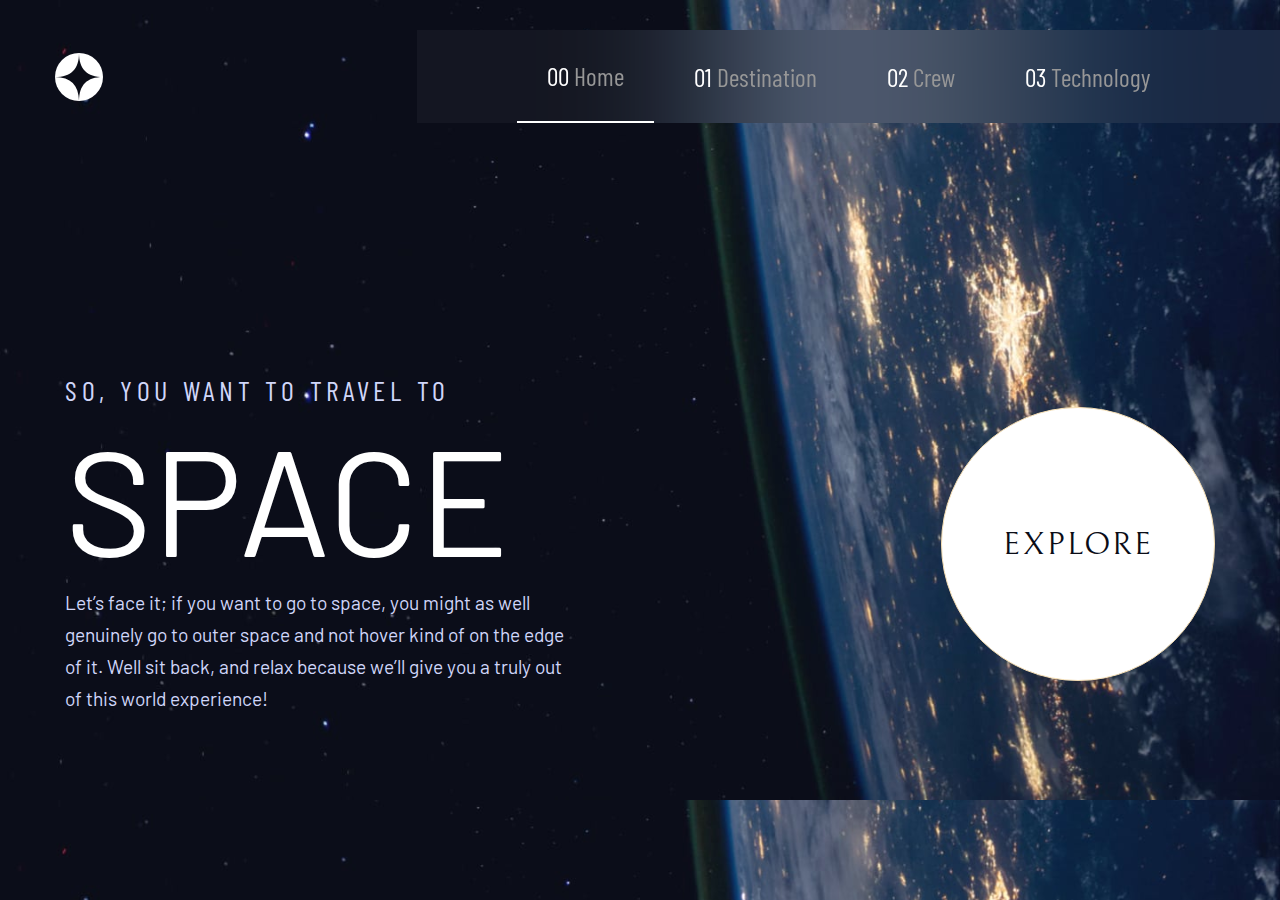
<file: html/index.html>
<!DOCTYPE html>
<html lang="en">
  <head>
    <meta charset="UTF-8" />
    <meta name="viewport" content="width=device-width, initial-scale=1.0" />

    <link
      rel="icon"
      type="image/png"
      sizes="32x32"
      href="../assets/favicon-32x32.png"
    />
    <link rel="stylesheet" href="../assets/style/index.css" />

    <title>Frontend Mentor | Space tourism website</title>
  </head>
  <body>
    <section class="container">
      <nav class="flex-items">
        <div class="nav-brand">
          <img src="../assets/shared/logo.svg" alt="" />
        </div>
        <div class="line"></div>
        <section>
          <ul class="nav-list flex-items">
            <li class="nav-item active">
              <a href="index.html"><span> 00 </span> Home</a>
            </li>
            <li class="nav-item">
              <a href="destination/destination-moon.html"><span> 01 </span> Destination</a>
            </li>
            <li class="nav-item">
              <a href="crew/crew-commander.html"><span> 02 </span> Crew</a>
            </li>
            <li class="nav-item">
              <a href="technology/technology-vehicle.html"><span> 03 </span> Technology</a>
            </li>
          </ul>
        </section>
      </nav>
      <main>
        <section class="flex-items">
        <article class="main-content">
          <h2>SO, YOU WANT TO TRAVEL TO</h2>
          <h1>SPACE</h1>
          <p>
            Let’s face it; if you want to go to space, you might as well
            genuinely go to outer space and not hover kind of on the edge of it.
            Well sit back, and relax because we’ll give you a truly out of this
            world experience!
          </p>
        </article>
        <article class="main-explore flex-items">
          <a href="#">Explore</a>
        </article>
      </main>
    </section>
    </section>

    <!--     So, you want to travel to Space
    Let’s face it; if you want to go to space, you might as well genuinely go to
    outer space and not hover kind of on the edge of it. Well sit back, and
    relax because we’ll give you a truly out of this world experience! Explore -->
  </body>
</html>
</file>
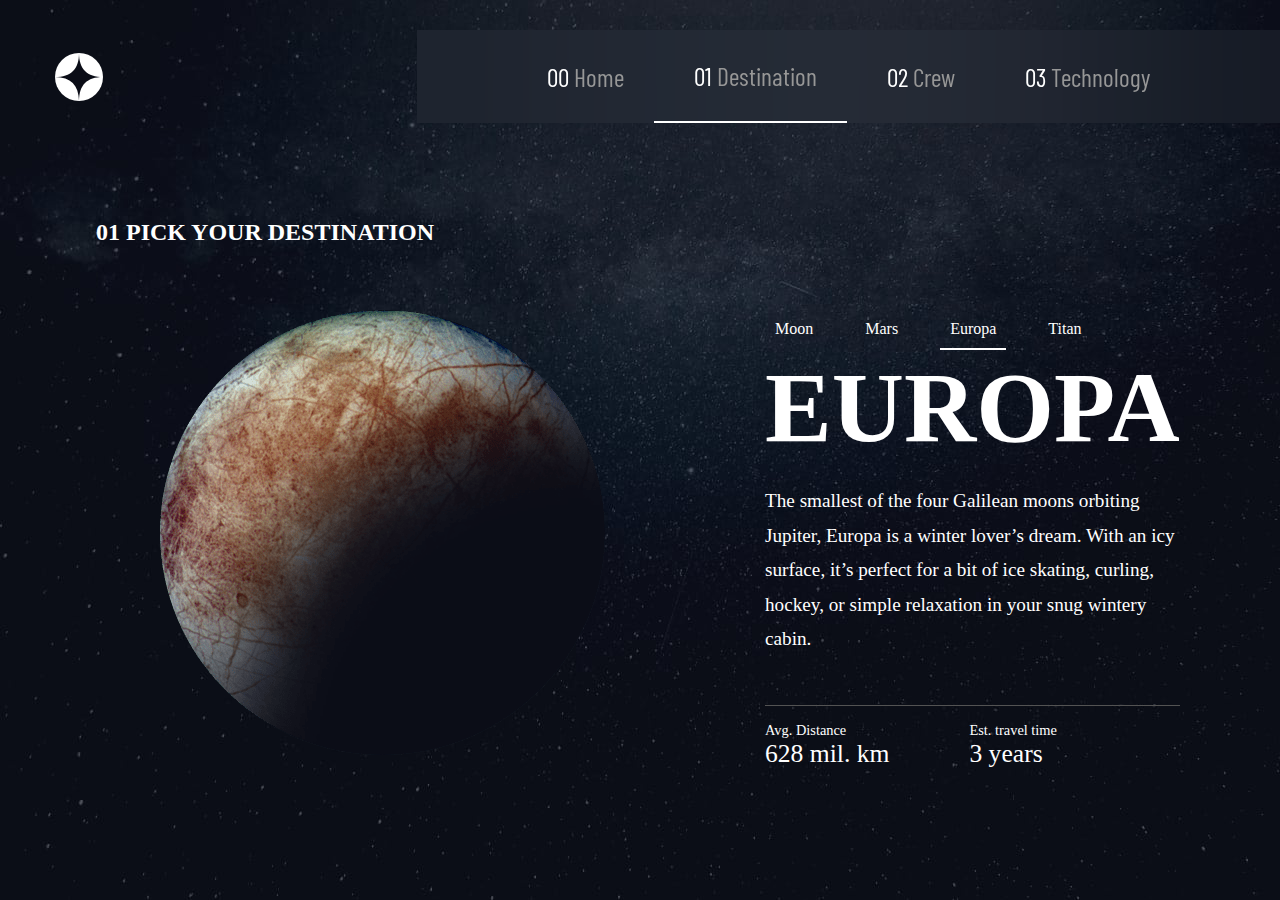
<file: html/destination/destination-europa.html>
<!DOCTYPE html>
<html lang="en">
  <head>
    <meta charset="UTF-8" />
    <meta name="viewport" content="width=device-width, initial-scale=1.0" />

    <link
      rel="icon"
      type="image/png"
      sizes="32x32"
      href="./assets/favicon-32x32.png"
    />
    <link rel="stylesheet" href="../../assets/style/index.css" />
    <link rel="stylesheet" href="../../assets/style/destination.css" />
    <title>Frontend Mentor | Space tourism website</title>
  </head>
  <body>
    <section class="container">
      <nav class="flex-items">
        <div class="nav-brand">
          <img src="../../assets/shared/logo.svg" alt="" />
        </div>
        <div class="line"></div>
        <section>
          <ul class="nav-list flex-items">
            <li class="nav-item">
              <a href="../index.html"><span> 00 </span> Home</a>
            </li>
            <li class="nav-item active">
              <a href="destination/destination-moon.html"
                ><span> 01 </span> Destination</a
              >
            </li>
            <li class="nav-item">
              <a href="crew/crew-commander.html"><span> 02 </span> Crew</a>
            </li>
            <li class="nav-item">
              <a href="technology/technology-vehicle.html"
                ><span> 03 </span> Technology</a
              >
            </li>
          </ul>
        </section>
      </nav>
    </section>

    <!-- Moon Main -->
    <section class="content">
      <h2>01 Pick your destination</h2>
      <div class="dcontainer content__container">
        <div class="content-left">
          <img src="../../assets/destination/image-europa.png" alt="The moon" />
        </div>
        <div class="content-right">
          <ul>
            <li><a href="./destination-moon.html">Moon</a></li>
            <li><a href="./destination-mars.html">Mars</a></li>
            <li class="active">
              <a href="./destination-europa.html">Europa</a>
            </li>
            <li><a href="./destination-titan.html">Titan</a></li>
          </ul>
          <div class="content-main">
            <h1>Europa</h1>
            <p class="content-p">
              The smallest of the four Galilean moons orbiting Jupiter, Europa
              is a winter lover’s dream. With an icy surface, it’s perfect for a
              bit of ice skating, curling, hockey, or simple relaxation in your
              snug wintery cabin.
            </p>
          </div>
          <div class="content-summary">
            <div class="summary">
              <h3>Avg. Distance</h3>
              <p>628 mil. km</p>
            </div>
            <div class="summary">
              <h3>Est. travel time</h3>
              <p>3 years</p>
            </div>
          </div>
        </div>
      </div>
    </section>
  </body>
</html>
</file>
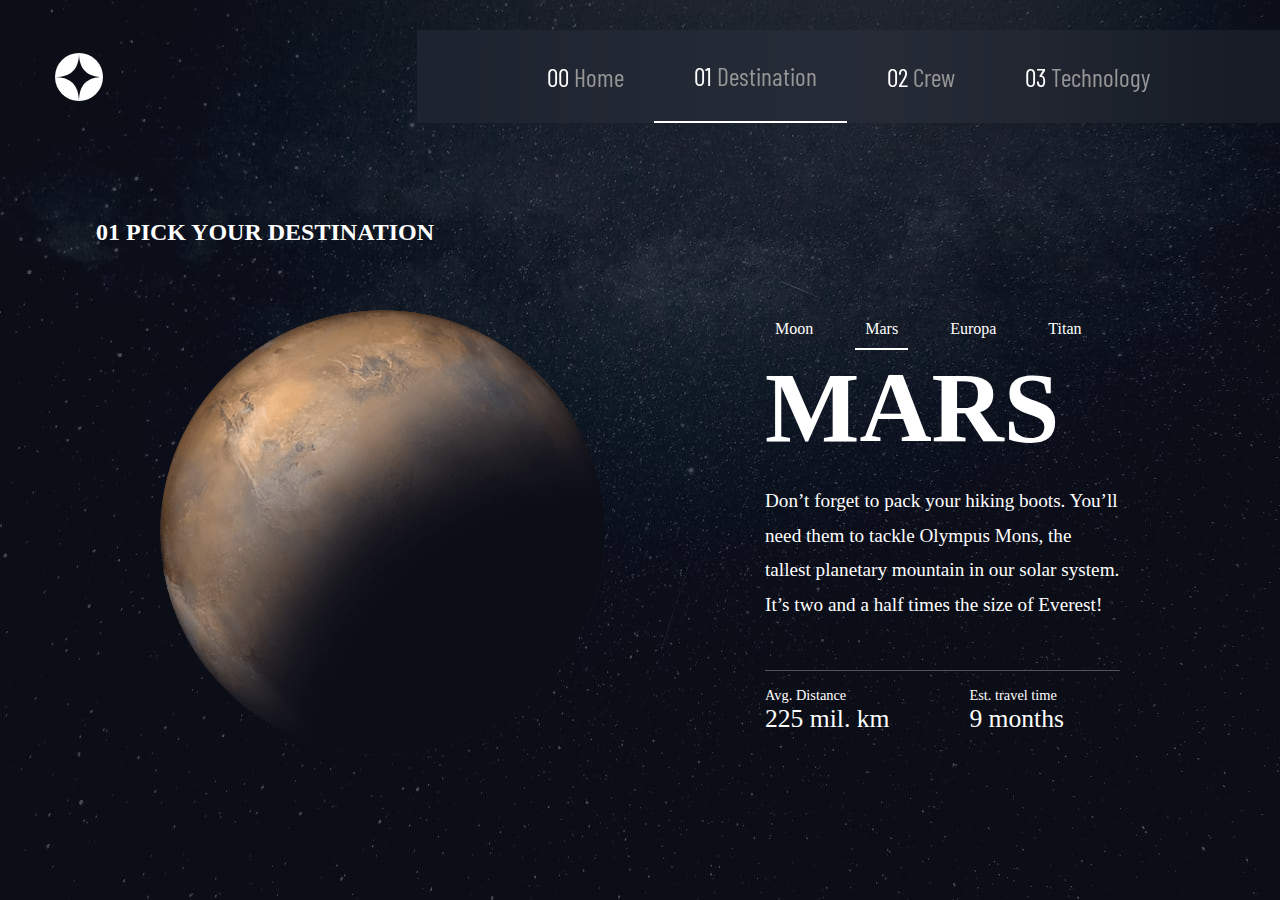
<file: html/destination/destination-mars.html>
<!DOCTYPE html>
<html lang="en">
  <head>
    <meta charset="UTF-8" />
    <meta name="viewport" content="width=device-width, initial-scale=1.0" />

    <link
      rel="icon"
      type="image/png"
      sizes="32x32"
      href="./assets/favicon-32x32.png"
    />
    <link rel="stylesheet" href="../../assets/style/index.css" />
    <link rel="stylesheet" href="../../assets/style/destination.css" />
    <title>Frontend Mentor | Space tourism website</title>
  </head>
  <body>
    <section class="container">
      <nav class="flex-items">
        <div class="nav-brand">
          <img src="../../assets/shared/logo.svg" alt="" />
        </div>
        <div class="line"></div>
        <section>
          <ul class="nav-list flex-items">
            <li class="nav-item">
              <a href="../index.html"><span> 00 </span> Home</a>
            </li>
            <li class="nav-item active">
              <a href="destination/destination-moon.html"
                ><span> 01 </span> Destination</a
              >
            </li>
            <li class="nav-item">
              <a href="crew/crew-commander.html"><span> 02 </span> Crew</a>
            </li>
            <li class="nav-item">
              <a href="technology/technology-vehicle.html"
                ><span> 03 </span> Technology</a
              >
            </li>
          </ul>
        </section>
      </nav>
    </section>

    <!-- Moon Main -->
    <section class="content">
      <h2>01 Pick your destination</h2>
      <div class="dcontainer content__container">
        <div class="content-left">
          <img src="../../assets/destination/image-mars.png" alt="The moon" />
        </div>
        <div class="content-right">
          <ul>
            <li><a href="./destination-moon.html">Moon</a></li>
            <li class="active"><a href="./destination-mars.html">Mars</a></li>
            <li><a href="./destination-europa.html">Europa</a></li>
            <li><a href="./destination-titan.html">Titan</a></li>
          </ul>
          <div class="content-main">
            <h1>Mars</h1>
            <p class="content-p">
              Don’t forget to pack your hiking boots. You’ll need them to tackle
              Olympus Mons, the tallest planetary mountain in our solar system.
              It’s two and a half times the size of Everest!
            </p>
          </div>
          <div class="content-summary">
            <div class="summary">
              <h3>Avg. Distance</h3>
              <p>225 mil. km</p>
            </div>
            <div class="summary">
              <h3>Est. travel time</h3>
              <p>9 months</p>
            </div>
          </div>
        </div>
      </div>
    </section>
  </body>
</html>
</file>
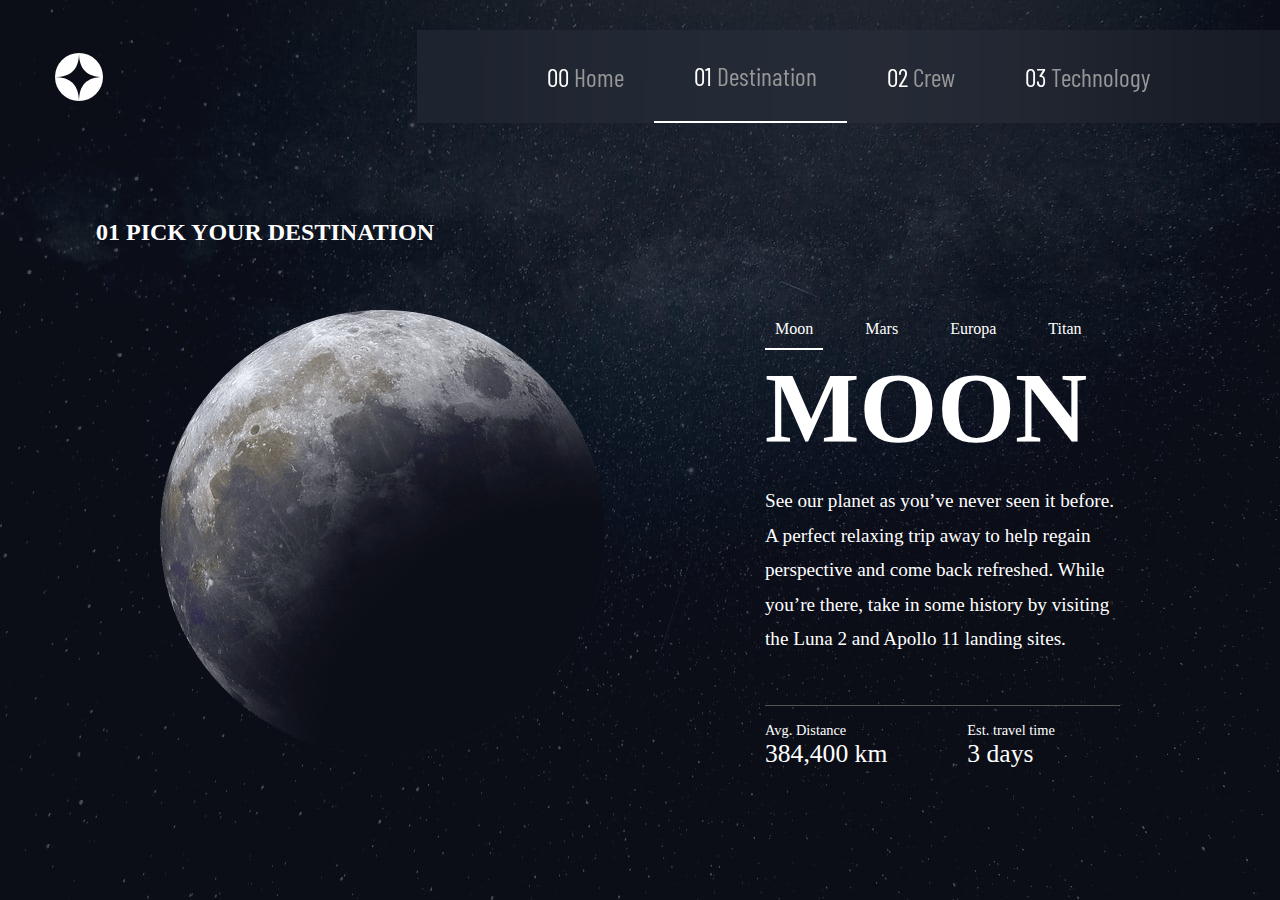
<file: html/destination/destination-moon.html>
<!DOCTYPE html>
<html lang="en">
  <head>
    <meta charset="UTF-8" />
    <meta name="viewport" content="width=device-width, initial-scale=1.0" />

    <link
      rel="icon"
      type="image/png"
      sizes="32x32"
      href="./assets/favicon-32x32.png"
    />
    <link rel="stylesheet" href="../../assets/style/index.css" />
    <link rel="stylesheet" href="../../assets/style/destination.css" />
    <title>Frontend Mentor | Space tourism website</title>
  </head>
  <body>
    <section class="container">
      <nav class="flex-items">
        <div class="nav-brand">
          <img src="../../assets/shared/logo.svg" alt="" />
        </div>
        <div class="line"></div>
        <section>
          <ul class="nav-list flex-items">
            <li class="nav-item">
              <a href="../index.html"><span> 00 </span> Home</a>
            </li>
            <li class="nav-item active">
              <a href="destination/destination-moon.html"
                ><span> 01 </span> Destination</a
              >
            </li>
            <li class="nav-item">
              <a href="crew/crew-commander.html"><span> 02 </span> Crew</a>
            </li>
            <li class="nav-item">
              <a href="technology/technology-vehicle.html"
                ><span> 03 </span> Technology</a
              >
            </li>
          </ul>
        </section>
      </nav>
    </section>

    <!-- Moon Main -->
    <section class="content">
      <h2>01 Pick your destination</h2>
      <div class="dcontainer content__container">
        <div class="content-left">
          <img src="../../assets/destination/image-moon.png" alt="The moon" />
        </div>
        <div class="content-right">
          <ul>
            <li class="active"><a href="./destination-moon.html">Moon</a></li>
            <li><a href="./destination-mars.html">Mars</a></li>
            <li><a href="./destination-europa.html">Europa</a></li>
            <li><a href="./destination-titan.html">Titan</a></li>
          </ul>
          <div class="content-main">
            <h1>Moon</h1>
            <p class="content-p">
              See our planet as you’ve never seen it before. A perfect relaxing
              trip away to help regain perspective and come back refreshed.
              While you’re there, take in some history by visiting the Luna 2
              and Apollo 11 landing sites.
            </p>
          </div>
          <div class="content-summary">
            <div class="summary">
              <h3>Avg. Distance</h3>
              <p>384,400 km</p>
            </div>
            <div class="summary">
              <h3>Est. travel time</h3>
              <p>3 days</p>
            </div>
          </div>
        </div>
      </div>
    </section>
  </body>
</html>
</file>
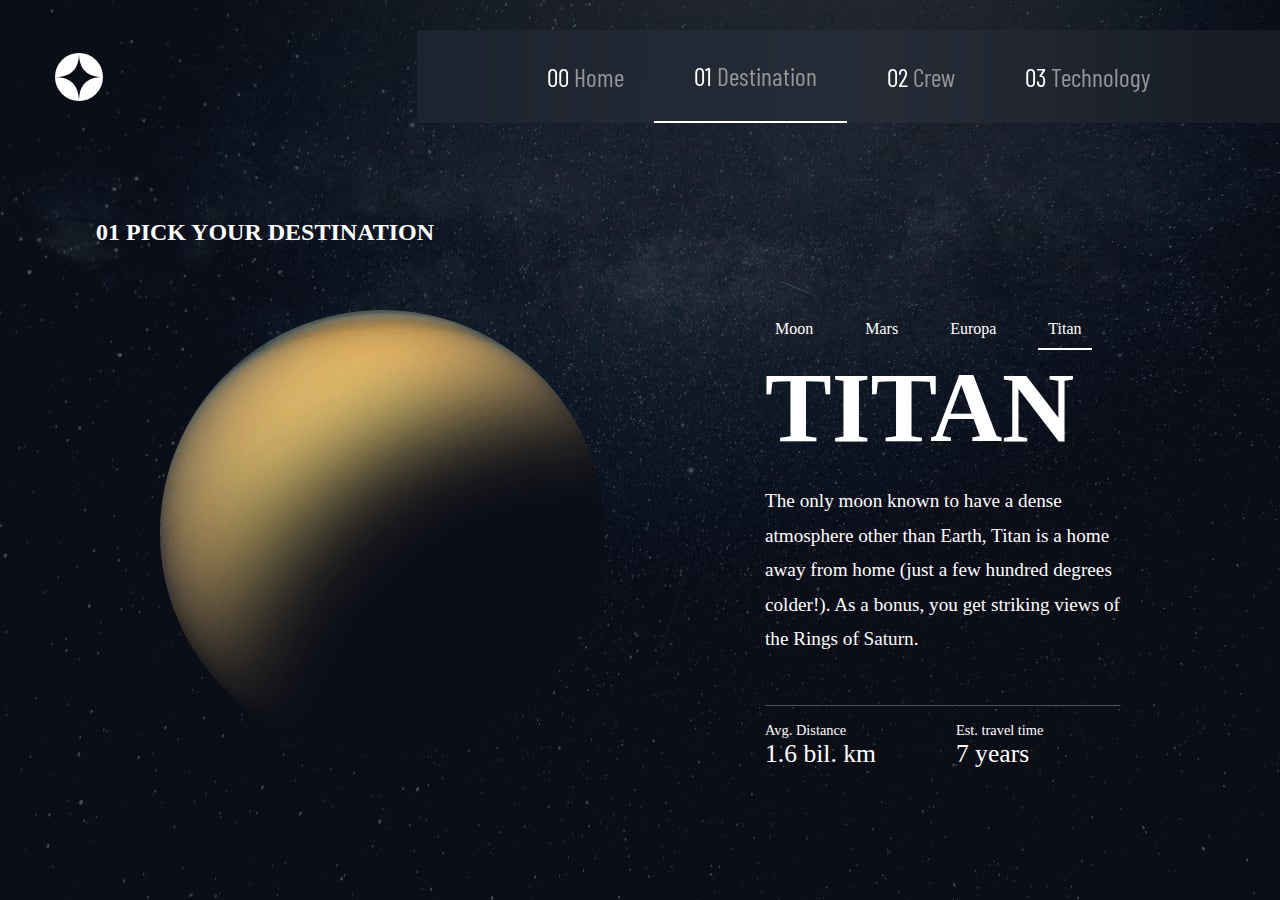
<file: html/destination/destination-titan.html>
<!DOCTYPE html>
<html lang="en">
  <head>
    <meta charset="UTF-8" />
    <meta name="viewport" content="width=device-width, initial-scale=1.0" />

    <link
      rel="icon"
      type="image/png"
      sizes="32x32"
      href="./assets/favicon-32x32.png"
    />
    <link rel="stylesheet" href="../../assets/style/index.css" />
    <link rel="stylesheet" href="../../assets/style/destination.css" />
    <title>Frontend Mentor | Space tourism website</title>
  </head>
  <body>
    <section class="container">
      <nav class="flex-items">
        <div class="nav-brand">
          <img src="../../assets/shared/logo.svg" alt="" />
        </div>
        <div class="line"></div>
        <section>
          <ul class="nav-list flex-items">
            <li class="nav-item">
              <a href="../index.html"><span> 00 </span> Home</a>
            </li>
            <li class="nav-item active">
              <a href="destination/destination-moon.html"
                ><span> 01 </span> Destination</a
              >
            </li>
            <li class="nav-item">
              <a href="crew/crew-commander.html"><span> 02 </span> Crew</a>
            </li>
            <li class="nav-item">
              <a href="technology/technology-vehicle.html"
                ><span> 03 </span> Technology</a
              >
            </li>
          </ul>
        </section>
      </nav>
    </section>

    <!-- Moon Main -->
    <section class="content">
      <h2>01 Pick your destination</h2>
      <div class="dcontainer content__container">
        <div class="content-left">
          <img src="../../assets/destination/image-titan.png" alt="The moon" />
        </div>
        <div class="content-right">
          <ul>
            <li><a href="./destination-moon.html">Moon</a></li>
            <li><a href="./destination-mars.html">Mars</a></li>
            <li><a href="./destination-europa.html">Europa</a></li>
            <li class="active"><a href="./destination-titan.html">Titan</a></li>
          </ul>
          <div class="content-main">
            <h1>Titan</h1>
            <p class="content-p">
              The only moon known to have a dense atmosphere other than Earth,
              Titan is a home away from home (just a few hundred degrees
              colder!). As a bonus, you get striking views of the Rings of
              Saturn.
            </p>
          </div>
          <div class="content-summary">
            <div class="summary">
              <h3>Avg. Distance</h3>
              <p>1.6 bil. km</p>
            </div>
            <div class="summary">
              <h3>Est. travel time</h3>
              <p>7 years</p>
            </div>
          </div>
        </div>
      </div>
    </section>
  </body>
</html>
</file>
<file: assets/style/index.css>
@import url("https://fonts.googleapis.com/css2?family=Bellefair&display=swap");
@import url("https://fonts.googleapis.com/css2?family=Barlow:ital,wght@0,400;0,500;0,600;0,700;1,400&display=swap");
@import url("https://fonts.googleapis.com/css2?family=Barlow+Condensed:ital,wght@0,400;0,500;0,600;0,700;1,400;1,500;1,600&display=swap");

*,
::after,
::before {
  padding: 0;
  margin: 0;
  box-sizing: border-box;
}
:root {
  --primary-gray: #979797;
  --secondary-white: #ffffff;
  --primary-sky-blue: #d0d6f9;

  --bellefair: "Bellefair", serif;
  --barlow: "Barlow", sans-serif;
  --barlow-condensed: "Barlow Condensed", sans-serif;
}
/************** Utitlities Classes *************/
a {
  text-decoration: none;
  color: #fff;
}
li {
  list-style-type: none;
}
.flex-items {
  display: flex;
  align-items: center;
}
/************** Utitlities Classes Ended *************/
body {
  background-image: url("../home/background-home-desktop.jpg");
  background-size: cover;
}
.container {
  width: 100vw;
  height: 100%;
  max-width: 100%;
  /* border: 1px solid; */
}
/**************** Nav ***************/
nav {
  justify-content: space-between;
  margin-block-start: 30px;
  padding-inline-start: 55px;
}

.nav-brand {
  width: 48px;
  height: 48px;
}

.active {
  border-bottom: 2px solid #fff;
}

.nav-list {
  background: rgba(255, 255, 255, 0.04);
  backdrop-filter: blur(81.5485px);
  padding: 0 100px;
}

.nav-item {
  padding: 30px;
  /* height: 48px; */
}

.nav-list .nav-item:not(:first-child) {
  padding-inline-start: 40px;
}
.nav-list .nav-item a {
  font-family: var(--barlow-condensed);
  font-size: 1.6rem;
  color: var(--primary-gray);
}
.nav-list .nav-item a span {
  color: var(--secondary-white);
}

/**************** Nav Ended***************/
/**************** Main ***************/
main {
  margin-block-start: 250px;
}
main section {
  width: 1150px;
  margin: 0 auto;
  justify-content: space-between;
}
.main-content {
  width: 500px;
  font-weight: 400;
}
.main-content h2 {
  font-family: var(--barlow-condensed);
  color: var(--primary-sky-blue);
  font-size: 28px;
  font-weight: 400;
  letter-spacing: 4.72px;
}
.main-content h1 {
  font-family: var(--barlow);
  color: var(--secondary-white);
  font-weight: 400;
  font-size: 150px;
}
.main-content p {
  font-family: var(--barlow);
  color: var(--primary-sky-blue);

  font-size: 1.2rem;
  line-height: 32px;
}

.main-explore {
  border: 1px solid wheat;
  width: 274px;
  height: 274px;
  border-radius: 500px;
  justify-content: center;
  background-color: var(--secondary-white);
}
.main-explore a {
  font-family: var(--bellefair);
  font-weight: 400;
  font-size: 32px;
  letter-spacing: 2px;
  color: #0b0d17;
  text-transform: uppercase;
}
/**************** Main Ended***************/
</file>
<file: assets/style/destination.css>
body {
  background: url("../../assets/destination/background-destination-desktop.jpg");
  color: #fff;
}

.dcontainer {
  max-width: 75%;
  margin: 0 auto;
}

.content {
  margin-top: 6rem;
}

.content h2 {
  padding-left: 6rem;
  text-transform: uppercase;
}

.content__container {
  display: grid;
  grid-template-columns: repeat(2, 1fr);
  gap: 10rem;
  margin-top: 4rem;
}

.content-right ul {
  display: flex;
  gap: 2rem;
}

.content-right h1 {
  font-size: 100px;
  text-transform: uppercase;
}

.content-right li {
  padding: 10px;
}

.content-main {
  border-bottom: 0.5px solid rgb(83, 83, 83);
  margin-bottom: 1rem;
}

.content-p {
  margin: 1.2rem 0 3rem 0;
  font-size: 1.2rem;
  line-height: 1.8;
}

.content-summary {
  display: flex;
  gap: 5rem;
}

.summary h3 {
  font-size: 0.9rem;
  font-weight: 100;
}

.summary p {
  font-size: 1.6rem;
}
</file>
